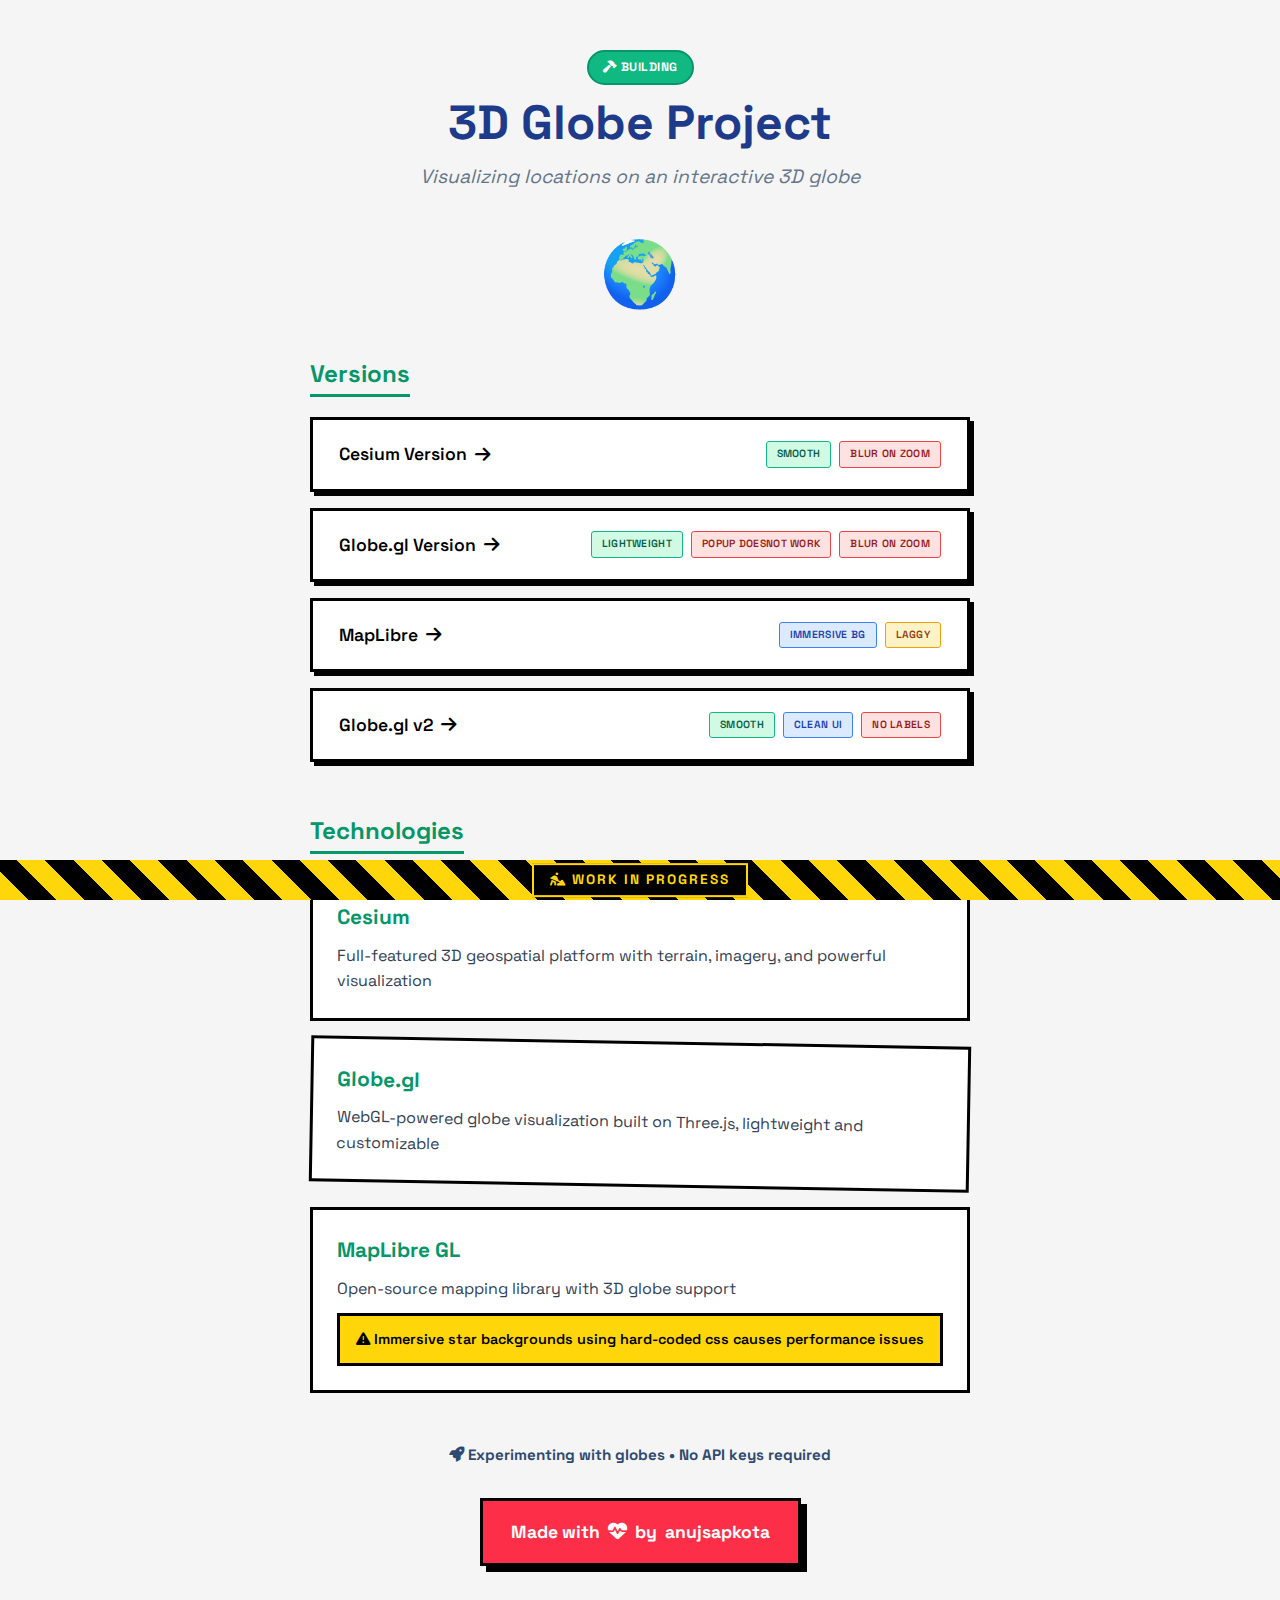
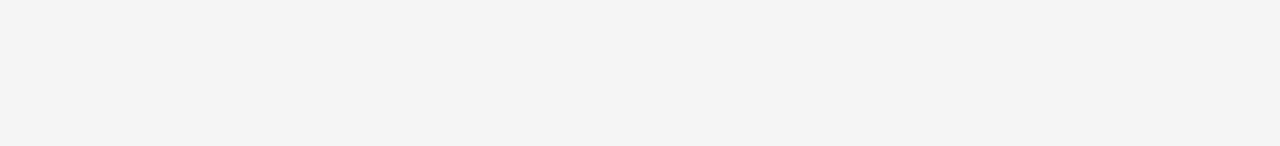
<file: index.html>
<!DOCTYPE html>
<html lang="en">
<head>
    <meta charset="UTF-8">
    <meta name="viewport" content="width=device-width, initial-scale=1.0">
    <title>3D Globe Project</title>
    <link rel="stylesheet" href="https://cdnjs.cloudflare.com/ajax/libs/font-awesome/6.4.0/css/all.min.css">
    <link rel="stylesheet" href="style.css">
</head>
<body>
    <div class="container">
        <div class="title-wrapper">
            <span class="status-tag"><i class="fas fa-hammer"></i>  BUILDING</span>
            <h1>3D Globe Project</h1>
        </div>
        <p class="subtitle">Visualizing locations on an interactive 3D globe</p>

        <div class="globe-emoji">🌍</div>

        <div class="section">
            <h2>Versions</h2>
            <div class="versions">
                <a href="versions/cesium.html" class="version-link">
                    <span class="version-title">
                        Cesium Version <i class="fas fa-arrow-right"></i>
                    </span>
                    <div class="version-tags">
                        <span class="tag good">Smooth</span>
                        <span class="tag bad">Blur on zoom</span>
                    </div>
                </a>
                <a href="versions/globegl.html" class="version-link">
                    <span class="version-title">
                        Globe.gl Version <i class="fas fa-arrow-right"></i>
                    </span>
                    <div class="version-tags">
                        <span class="tag good">Lightweight</span>
                        <span class="tag bad">Popup doesnot work</span>
                        <span class="tag bad">Blur on zoom</span>
                    </div>
                </a>
                <a href="versions/maplibre.html" class="version-link">
                    <span class="version-title">
                        MapLibre<i class="fas fa-arrow-right"></i>
                    </span>
                    <div class="version-tags">
                        <span class="tag info">Immersive BG</span>
                        <span class="tag warning">Laggy</span>
                    </div>
                </a>
                <a href="versions/withoutlabels.html" class="version-link">
                    <span class="version-title">
                        Globe.gl v2 <i class="fas fa-arrow-right"></i>
                    </span>
                    <div class="version-tags">
                        <span class="tag good">Smooth</span>
                        <span class="tag info">Clean UI</span>
                        <span class="tag bad">No labels</span>
                    </div>
                </a>
            </div>
        </div>

        <div class="section">
            <h2>Technologies</h2>
            <div class="tech-grid">
                <div class="tech-item">
                    <div class="tech-name">Cesium</div>
                    <div class="tech-desc">Full-featured 3D geospatial platform with terrain, imagery, and powerful visualization</div>
                </div>

                <div class="tech-item">
                    <div class="tech-name">Globe.gl</div>
                    <div class="tech-desc">WebGL-powered globe visualization built on Three.js, lightweight and customizable</div>
                </div>

                <div class="tech-item">
                    <div class="tech-name">MapLibre GL</div>
                    <div class="tech-desc">Open-source mapping library with 3D globe support
                        <div class="note"><i class="fas fa-exclamation-triangle"></i> Immersive star backgrounds using hard-coded css causes performance issues</div>
                    </div>
                </div>
            </div>
        </div>

        <footer>
            <div class="footer-content">
                <i class="fas fa-rocket"></i> Experimenting with globes • No API keys required
            </div>
            <a href="https://linkedin.com/in/anujsapkota" target="_blank" rel="noopener noreferrer" class="made-by">
                Made with <span class="heart"><i class="fas fa-heart-pulse"></i></span> by <span class="studio-name">anujsapkota</span>
            </a>
        </footer>
    </div>

    <div class="warning-stripe bottom">
        <div class="warning-text"><i class="fas fa-person-digging"></i>  WORK IN PROGRESS</div>
    </div>
</body>
</html>
</file>
<file: style.css>
@import url('https://fonts.googleapis.com/css2?family=Space+Grotesk:wght@400;600;700&display=swap');

* {
margin: 0;
padding: 0;
box-sizing: border-box;
}

body {
font-family: 'Space Grotesk', 'Inter', -apple-system, BlinkMacSystemFont, 'Segoe UI', sans-serif;
background: #f5f5f5;
color: #2c3e50;
line-height: 1.6;
padding: 0;
overflow-x: hidden;
position: relative;
}

.warning-stripe {
background: repeating-linear-gradient(
    45deg,
    #ffd60a,
    #ffd60a 20px,
    #000 20px,
    #000 40px
);
height: 40px;
width: 100%;
position: fixed;
z-index: 1000;
}

.warning-stripe.top {
top: 0;
}

.warning-stripe.bottom {
bottom: 0;
}

.warning-text {
position: absolute;
top: 50%;
left: 50%;
transform: translate(-50%, -50%);
background: #000;
color: #ffd60a;
padding: 4px 16px;
font-weight: 700;
font-size: 0.85rem;
letter-spacing: 2px;
border: 2px solid #ffd60a;
z-index: 10;
}

.container {
max-width: 700px;
margin: 0 auto;
padding: 50px 20px 80px;
}

h1 {
font-size: 3rem;
font-weight: 700;
color: #1e3a8a;
text-align: center;
}

.title-wrapper {
text-align: center;
}

.status-tag {
display: inline-block;
background: #10b981;
color: white;
padding: 6px 14px;
border-radius: 20px;
font-size: 0.75rem;
font-weight: 700;
letter-spacing: 0.5px;
text-transform: uppercase;
border: 2px solid #059669;
}

.subtitle {
font-size: 1.2rem;
color: #64748b;
font-style: italic;
text-align: center;
}

.section {
margin-bottom: 50px;
}

h2 {
font-size: 1.5rem;
font-weight: 700;
margin-bottom: 24px;
color: #059669;
position: relative;
display: inline-block;
}

h2::after {
content: '';
position: absolute;
bottom: -4px;
left: 0;
width: 100%;
height: 3px;
background: #059669;
}

.versions {
display: flex;
flex-direction: column;
gap: 16px;
}

.version-link {
display: flex;
align-items: center;
justify-content: space-between;
gap: 16px;
padding: 20px 26px;
background: white;
border: 3px solid #000;
border-radius: 0;
text-decoration: none;
color: #000000;
font-weight: 600;
font-size: 1.1rem;
transition: all 0.15s ease;
box-shadow: 4px 4px 0 #000;
position: relative;
flex-wrap: wrap;
}

.version-link:hover {
transform: translate(2px, 2px);
box-shadow: 2px 2px 0 #000;
background: #ffd60a;
}

.version-link:active {
transform: translate(4px, 4px);
box-shadow: 0 0 0 #000;
}

.version-title {
display: flex;
align-items: center;
gap: 8px;
flex: 0 0 auto;
}

.version-tags {
display: flex;
gap: 8px;
flex-wrap: wrap;
justify-content: flex-end;
margin-left: auto;
}

.tag {
display: inline-block;
padding: 4px 10px;
font-size: 0.65rem;
font-weight: 600;
text-transform: uppercase;
border: 1px solid;
letter-spacing: 0.3px;
border-radius: 3px;
white-space: nowrap;
}

.tag.good {
background: #d1fae5;
color: #065f46;
border-color: #10b981;
}

.tag.warning {
background: #fef3c7;
color: #92400e;
border-color: #f59e0b;
}

.tag.info {
background: #dbeafe;
color: #1e40af;
border-color: #3b82f6;
}

.tag.bad {
background: #fee2e2;
color: #991b1b;
border-color: #ef4444;
}

.tech-grid {
display: grid;
gap: 20px;
}

.tech-item {
background: white;
padding: 24px;
border: 3px solid #000;
position: relative;
transition: transform 0.2s ease;
}

.tech-item:hover {
transform: rotate(-1deg);
}

.tech-item:nth-child(2) {
transform: rotate(1deg);
}

.tech-item:nth-child(2):hover {
transform: rotate(0deg);
}

.tech-name {
font-weight: 700;
color: #059669;
margin-bottom: 8px;
font-size: 1.3rem;
}

.tech-desc {
color: #334155;
font-size: 1rem;
}

.note {
background: #ffd60a;
padding: 12px 16px;
border: 3px solid #000;
font-size: 0.9rem;
color: #000;
margin-top: 12px;
font-weight: 600;
}

footer {
text-align: center;
padding-bottom: 100px;
}

.footer-content {
color: #2f4a70;
font-size: 0.95rem;
font-weight: 800;
margin-bottom: 30px;
}

.made-by {
display: inline-flex;
align-items: center;
gap: 8px;
background: #fd2e48;
color: white;
padding: 16px 28px;
border: 3px solid #000;
font-size: 1.1rem;
font-weight: 700;
text-decoration: none;
box-shadow: 6px 6px 0 #000;
transition: all 0.2s ease;
position: relative;
overflow: hidden;
max-width: 90%;
text-align: center;
justify-content: center;
}

.made-by::before {
content: '';
position: absolute;
top: 0;
left: -100%;
width: 100%;
height: 100%;
background: rgba(255,255,255,0.2);
transition: left 0.5s ease;
}

.made-by:hover::before {
left: 100%;
}

.made-by:hover {
transform: translate(3px, 3px);
box-shadow: 3px 3px 0 #000;
}

.made-by:active {
transform: translate(6px, 6px);
box-shadow: 0 0 0 #000;
}

.heart {
color: #fff;
display: inline-block;
animation: heartbeat 1.5s ease-in-out infinite;
font-size: 1.2rem;
}

@keyframes heartbeat {
0%, 100% { transform: scale(1); }
10%, 30% { transform: scale(1.1); }
20%, 40% { transform: scale(0.95); }
}

.studio-name {
display: inline-block;
position: relative;
}

.studio-name::after {
content: '';
position: absolute;
bottom: -2px;
left: 0;
width: 0;
height: 2px;
background: white;
transition: width 0.3s ease;
}

.made-by:hover .studio-name::after {
width: 100%;
}

.globe-emoji {
font-size: 4rem;
display: block;
text-align: center;
margin: 30px 0;
animation: spin 10s linear infinite;
}

@keyframes spin {
from { transform: rotate(0deg); }
to { transform: rotate(360deg); }
}

@media (max-width: 600px) {
h1 {
    font-size: 2.2rem;
}

.container {
    padding: 40px 20px 20px;
}

.warning-stripe {
    height: 30px;
}

.warning-text {
    font-size: 0.65rem;
    padding: 3px 12px;
    letter-spacing: 1px;
}

.version-link {
    padding: 16px 20px;
}

.version-title {
    flex: 1 1 100%;
    font-size: 1rem;
}

.version-tags {
    flex: 1 1 100%;
    justify-content: flex-start;
    margin-left: 0;
}

.tag {
    font-size: 0.6rem;
    padding: 3px 8px;
}

.made-by {
    padding: 12px 20px;
    font-size: 0.95rem;
    gap: 6px;
    box-shadow: 4px 4px 0 #000;
    flex-wrap: wrap;
}

.made-by:hover {
    transform: translate(2px, 2px);
    box-shadow: 2px 2px 0 #000;
}

.made-by:active {
    transform: translate(4px, 4px);
    box-shadow: 0 0 0 #000;
}

.heart {
    font-size: 1rem;
}

.footer-content {
    font-size: 0.85rem;
    padding: 0 10px;
}

.globe-emoji {
    font-size: 3rem;
}

.subtitle {
    font-size: 1rem;
}
}
</file>
